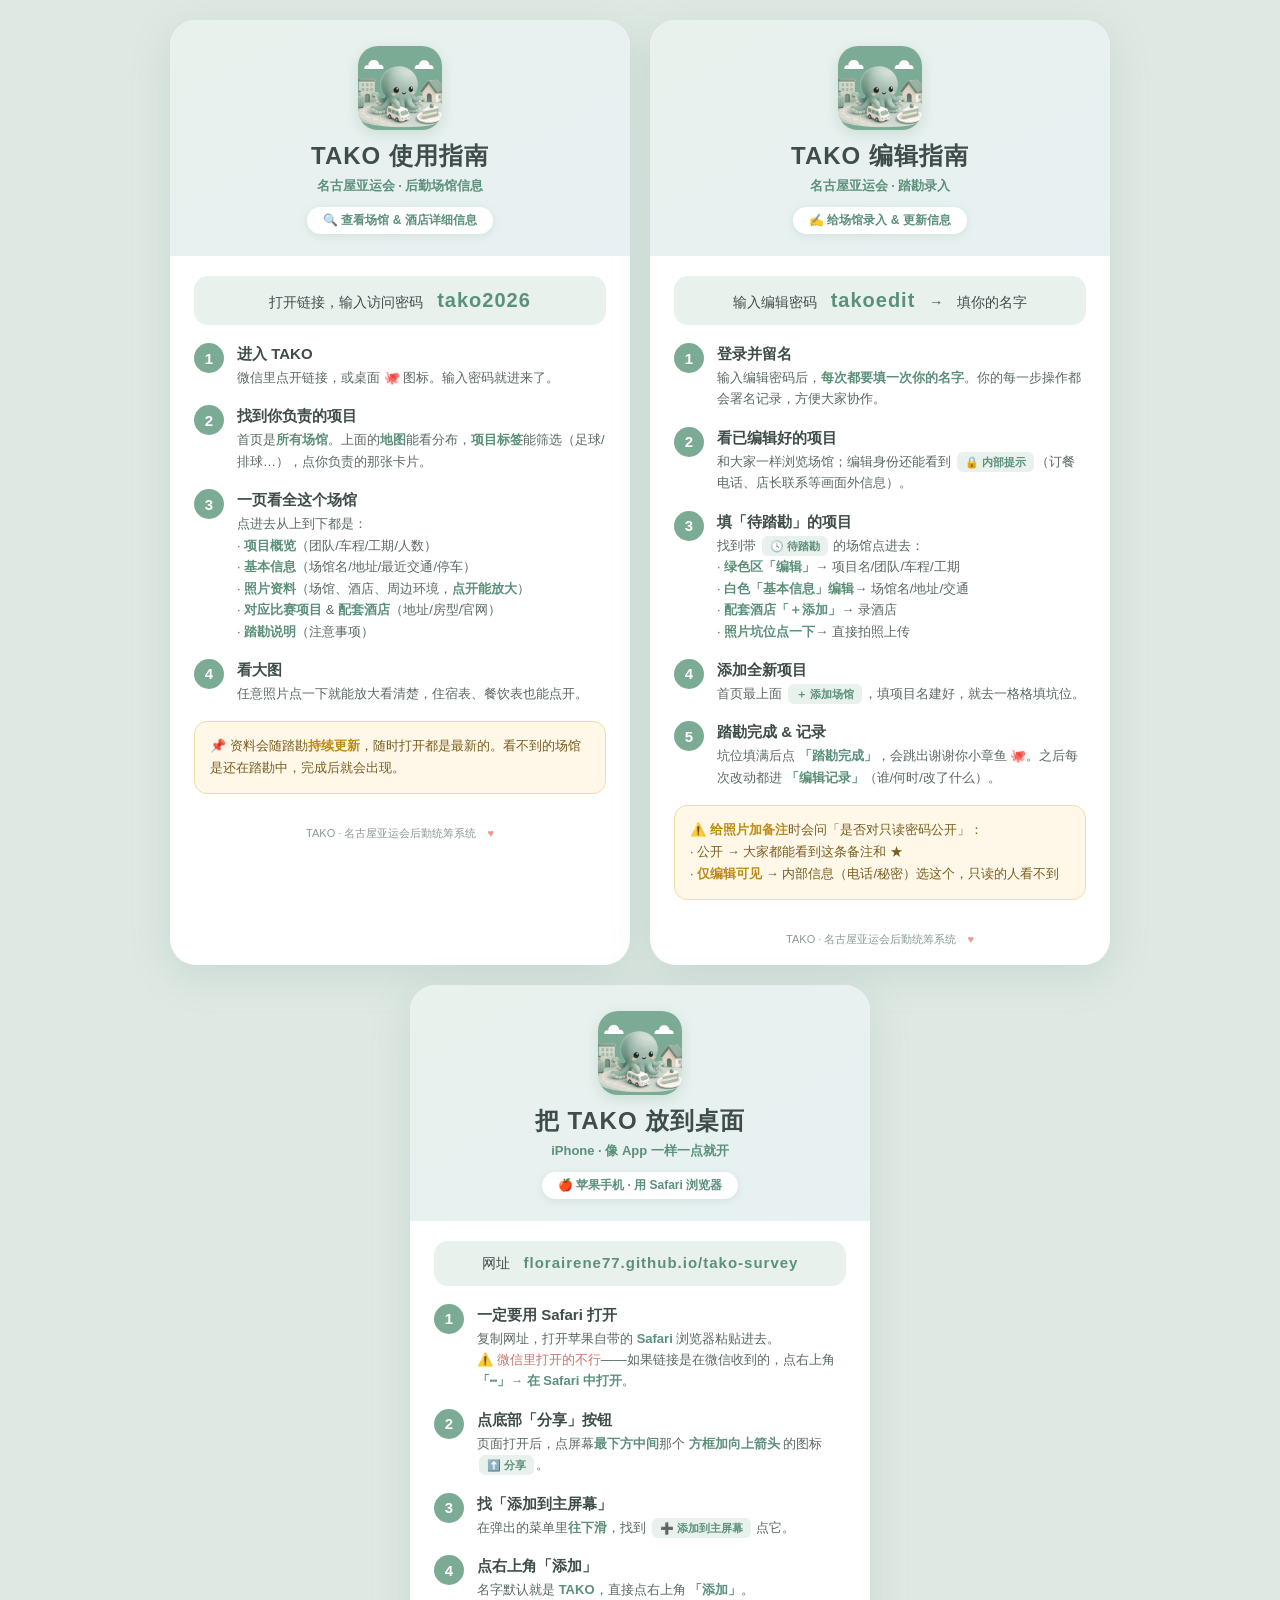
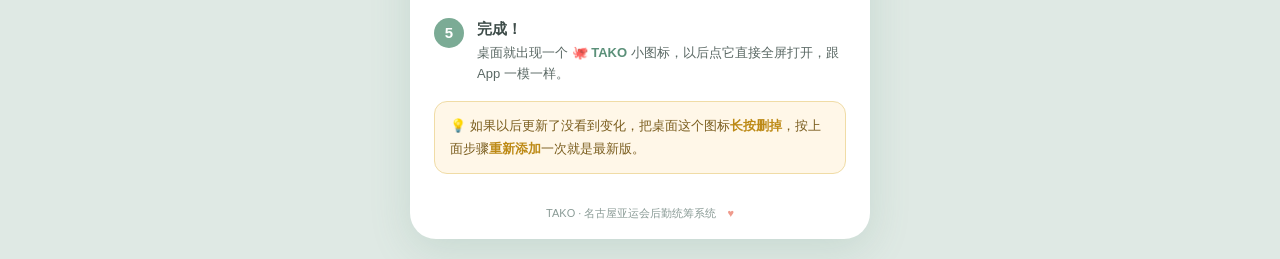
<file: guide.html>
<!DOCTYPE html>
<html lang="zh-CN"><head>
<meta charset="UTF-8"><meta name="viewport" content="width=device-width, initial-scale=1">
<style>
:root{--sage:#7bab95;--sage-d:#5b9079;--sage-soft:#e9f1ec;--sky-soft:#e7f1f3;--ink:#3f4d4a;--muted:#8a9b96;--line:#e8efeb}
*{box-sizing:border-box;margin:0;padding:0}
body{font-family:-apple-system,"PingFang SC","Microsoft YaHei",sans-serif;color:var(--ink);background:#dfe9e4;padding:20px;display:flex;gap:20px;flex-wrap:wrap;justify-content:center}
.poster{width:460px;background:#fff;border-radius:26px;overflow:hidden;box-shadow:0 10px 40px rgba(91,144,121,.18)}
.head{background:linear-gradient(150deg,var(--sage-soft),var(--sky-soft));padding:26px 26px 22px;text-align:center;position:relative}
.head .oct{width:84px;height:84px;border-radius:20px;object-fit:cover;margin:0 auto 10px;display:block;box-shadow:0 4px 14px rgba(91,144,121,.2)}
.head h1{font-size:24px;color:var(--ink);letter-spacing:1px}
.head .sub{font-size:13px;color:var(--sage-d);margin-top:5px;font-weight:600}
.head .badge{display:inline-block;margin-top:12px;background:#fff;color:var(--sage-d);font-size:12px;font-weight:700;padding:5px 16px;border-radius:999px;box-shadow:0 2px 8px rgba(91,144,121,.15)}
.body{padding:20px 24px 26px}
.pw{background:var(--sage-soft);border-radius:14px;padding:13px 16px;margin-bottom:18px;text-align:center;font-size:14px;color:var(--ink)}
.pw b{font-size:20px;color:var(--sage-d);letter-spacing:1px}
.step{display:flex;gap:13px;margin-bottom:17px}
.step .n{flex:0 0 30px;height:30px;border-radius:50%;background:var(--sage);color:#fff;font-weight:700;font-size:15px;display:flex;align-items:center;justify-content:center}
.step .c{flex:1;padding-top:2px}
.step .t{font-size:15px;font-weight:700;margin-bottom:3px}
.step .d{font-size:13px;color:#5a6864;line-height:1.65}
.step .d b{color:var(--sage-d)}
.tag{display:inline-block;background:var(--sage-soft);color:var(--sage-d);font-size:11px;font-weight:600;padding:1px 8px;border-radius:6px;margin:0 2px}
.tip{background:#fff7e8;border:1px solid #f0dca6;border-radius:13px;padding:13px 15px;margin-top:6px;font-size:13px;line-height:1.7;color:#7a5d1e}
.tip b{color:#bd8a16}
.foot{text-align:center;font-size:11px;color:var(--muted);padding:6px 0 18px}
.heart{color:#ef9a8c}
</style></head>
<body>

<!-- 只读版 -->
<div class="poster" id="p-view">
  <div class="head">
    <img class="oct" src="icon-512.png" alt="TAKO">
    <h1>TAKO 使用指南</h1>
    <div class="sub">名古屋亚运会 · 后勤场馆信息</div>
    <div class="badge">🔍 查看场馆 & 酒店详细信息</div>
  </div>
  <div class="body">
    <div class="pw">打开链接，输入访问密码　<b>tako2026</b></div>
    <div class="step"><div class="n">1</div><div class="c"><div class="t">进入 TAKO</div><div class="d">微信里点开链接，或桌面 🐙 图标。输入密码就进来了。</div></div></div>
    <div class="step"><div class="n">2</div><div class="c"><div class="t">找到你负责的项目</div><div class="d">首页是<b>所有场馆</b>。上面的<b>地图</b>能看分布，<b>项目标签</b>能筛选（足球/排球…），点你负责的那张卡片。</div></div></div>
    <div class="step"><div class="n">3</div><div class="c"><div class="t">一页看全这个场馆</div><div class="d">点进去从上到下都是：<br>· <b>项目概览</b>（团队/车程/工期/人数）<br>· <b>基本信息</b>（场馆名/地址/最近交通/停车）<br>· <b>照片资料</b>（场馆、酒店、周边环境，<b>点开能放大</b>）<br>· <b>对应比赛项目</b> & <b>配套酒店</b>（地址/房型/官网）<br>· <b>踏勘说明</b>（注意事项）</div></div></div>
    <div class="step"><div class="n">4</div><div class="c"><div class="t">看大图</div><div class="d">任意照片点一下就能放大看清楚，住宿表、餐饮表也能点开。</div></div></div>
    <div class="tip">📌 资料会随踏勘<b>持续更新</b>，随时打开都是最新的。看不到的场馆是还在踏勘中，完成后就会出现。</div>
  </div>
  <div class="foot">TAKO · 名古屋亚运会后勤统筹系统　<span class="heart">♥</span></div>
</div>

<!-- 编辑版 -->
<div class="poster" id="p-edit">
  <div class="head">
    <img class="oct" src="icon-512.png" alt="TAKO">
    <h1>TAKO 编辑指南</h1>
    <div class="sub">名古屋亚运会 · 踏勘录入</div>
    <div class="badge">✍️ 给场馆录入 & 更新信息</div>
  </div>
  <div class="body">
    <div class="pw">输入编辑密码　<b>takoedit</b>　→　填你的名字</div>
    <div class="step"><div class="n">1</div><div class="c"><div class="t">登录并留名</div><div class="d">输入编辑密码后，<b>每次都要填一次你的名字</b>。你的每一步操作都会署名记录，方便大家协作。</div></div></div>
    <div class="step"><div class="n">2</div><div class="c"><div class="t">看已编辑好的项目</div><div class="d">和大家一样浏览场馆；编辑身份还能看到 <span class="tag">🔒 内部提示</span>（订餐电话、店长联系等画面外信息）。</div></div></div>
    <div class="step"><div class="n">3</div><div class="c"><div class="t">填「待踏勘」的项目</div><div class="d">找到带 <span class="tag">🕓 待踏勘</span> 的场馆点进去：<br>· <b>绿色区「编辑」</b>→ 项目名/团队/车程/工期<br>· <b>白色「基本信息」编辑</b>→ 场馆名/地址/交通<br>· <b>配套酒店「＋添加」</b>→ 录酒店<br>· <b>照片坑位点一下</b>→ 直接拍照上传</div></div></div>
    <div class="step"><div class="n">4</div><div class="c"><div class="t">添加全新项目</div><div class="d">首页最上面 <span class="tag">＋ 添加场馆</span>，填项目名建好，就去一格格填坑位。</div></div></div>
    <div class="step"><div class="n">5</div><div class="c"><div class="t">踏勘完成 & 记录</div><div class="d">坑位填满后点 <b>「踏勘完成」</b>，会跳出谢谢你小章鱼 🐙。之后每次改动都进 <b>「编辑记录」</b>（谁/何时/改了什么）。</div></div></div>
    <div class="tip">⚠️ <b>给照片加备注</b>时会问「是否对只读密码公开」：<br>· 公开 → 大家都能看到这条备注和 ★<br>· <b>仅编辑可见</b> → 内部信息（电话/秘密）选这个，只读的人看不到</div>
  </div>
  <div class="foot">TAKO · 名古屋亚运会后勤统筹系统　<span class="heart">♥</span></div>
</div>

<!-- 加到桌面版 -->
<div class="poster" id="p-install">
  <div class="head">
    <img class="oct" src="icon-512.png" alt="TAKO">
    <h1>把 TAKO 放到桌面</h1>
    <div class="sub">iPhone · 像 App 一样一点就开</div>
    <div class="badge">🍎 苹果手机 · 用 Safari 浏览器</div>
  </div>
  <div class="body">
    <div class="pw">网址　<b style="font-size:15px">florairene77.github.io/tako-survey</b></div>
    <div class="step"><div class="n">1</div><div class="c"><div class="t">一定要用 Safari 打开</div><div class="d">复制网址，打开苹果自带的 <b>Safari</b> 浏览器粘贴进去。<br><span style="color:#c4756a">⚠️ 微信里打开的不行</span>——如果链接是在微信收到的，点右上角 <b>「⋯」→ 在 Safari 中打开</b>。</div></div></div>
    <div class="step"><div class="n">2</div><div class="c"><div class="t">点底部「分享」按钮</div><div class="d">页面打开后，点屏幕<b>最下方中间</b>那个 <b>方框加向上箭头</b> 的图标 <span class="tag">⬆️ 分享</span>。</div></div></div>
    <div class="step"><div class="n">3</div><div class="c"><div class="t">找「添加到主屏幕」</div><div class="d">在弹出的菜单里<b>往下滑</b>，找到 <span class="tag">➕ 添加到主屏幕</span> 点它。</div></div></div>
    <div class="step"><div class="n">4</div><div class="c"><div class="t">点右上角「添加」</div><div class="d">名字默认就是 <b>TAKO</b>，直接点右上角 <b>「添加」</b>。</div></div></div>
    <div class="step"><div class="n">5</div><div class="c"><div class="t">完成！</div><div class="d">桌面就出现一个 🐙 <b>TAKO</b> 小图标，以后点它直接全屏打开，跟 App 一模一样。</div></div></div>
    <div class="tip">💡 如果以后更新了没看到变化，把桌面这个图标<b>长按删掉</b>，按上面步骤<b>重新添加</b>一次就是最新版。</div>
  </div>
  <div class="foot">TAKO · 名古屋亚运会后勤统筹系统　<span class="heart">♥</span></div>
</div>

<script>
  const only=new URLSearchParams(location.search).get('only');
  const keep={view:'p-view',edit:'p-edit',install:'p-install'}[only];
  if(keep){
    document.querySelectorAll('.poster').forEach(p=>{ if(p.id!==keep) p.style.display='none'; else { p.style.boxShadow='none'; p.style.borderRadius='0'; } });
    document.body.style.padding='0'; document.body.style.background='#fff';
  }
</script>
</body></html>
</file>
